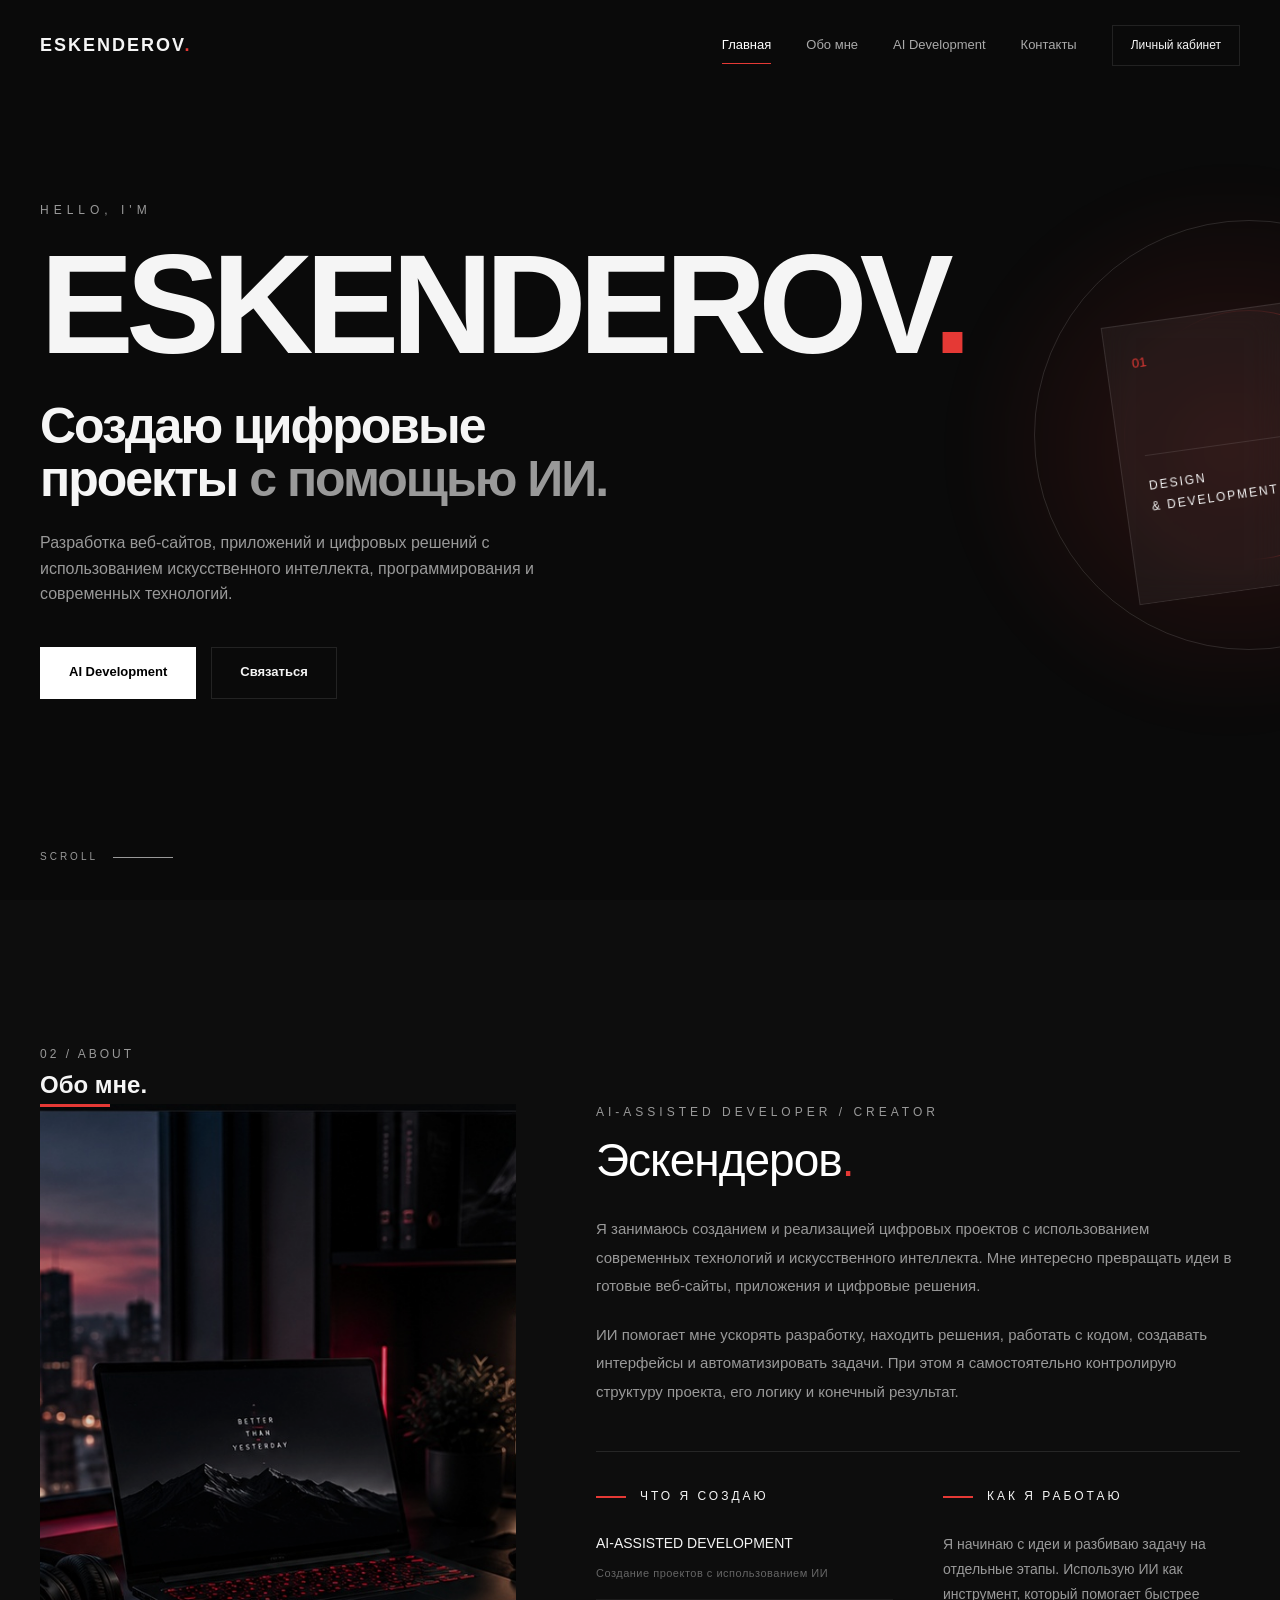
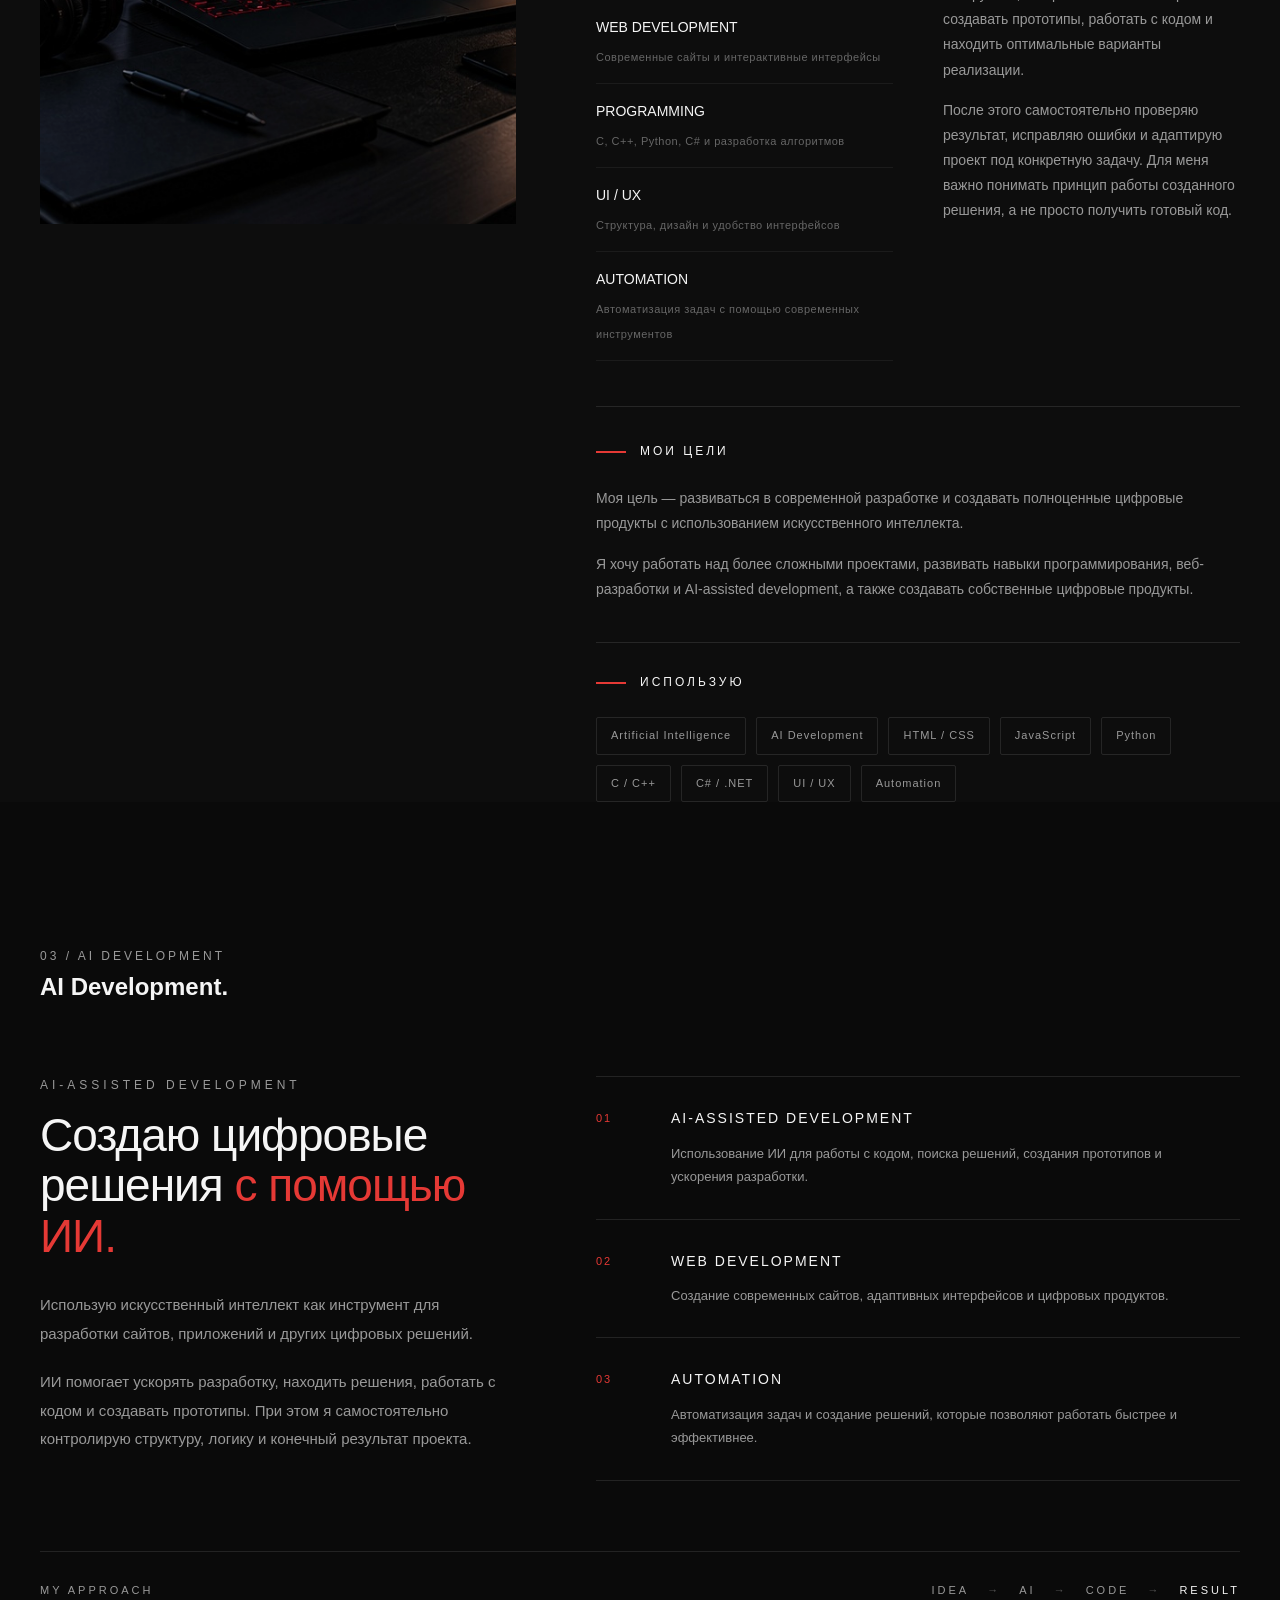
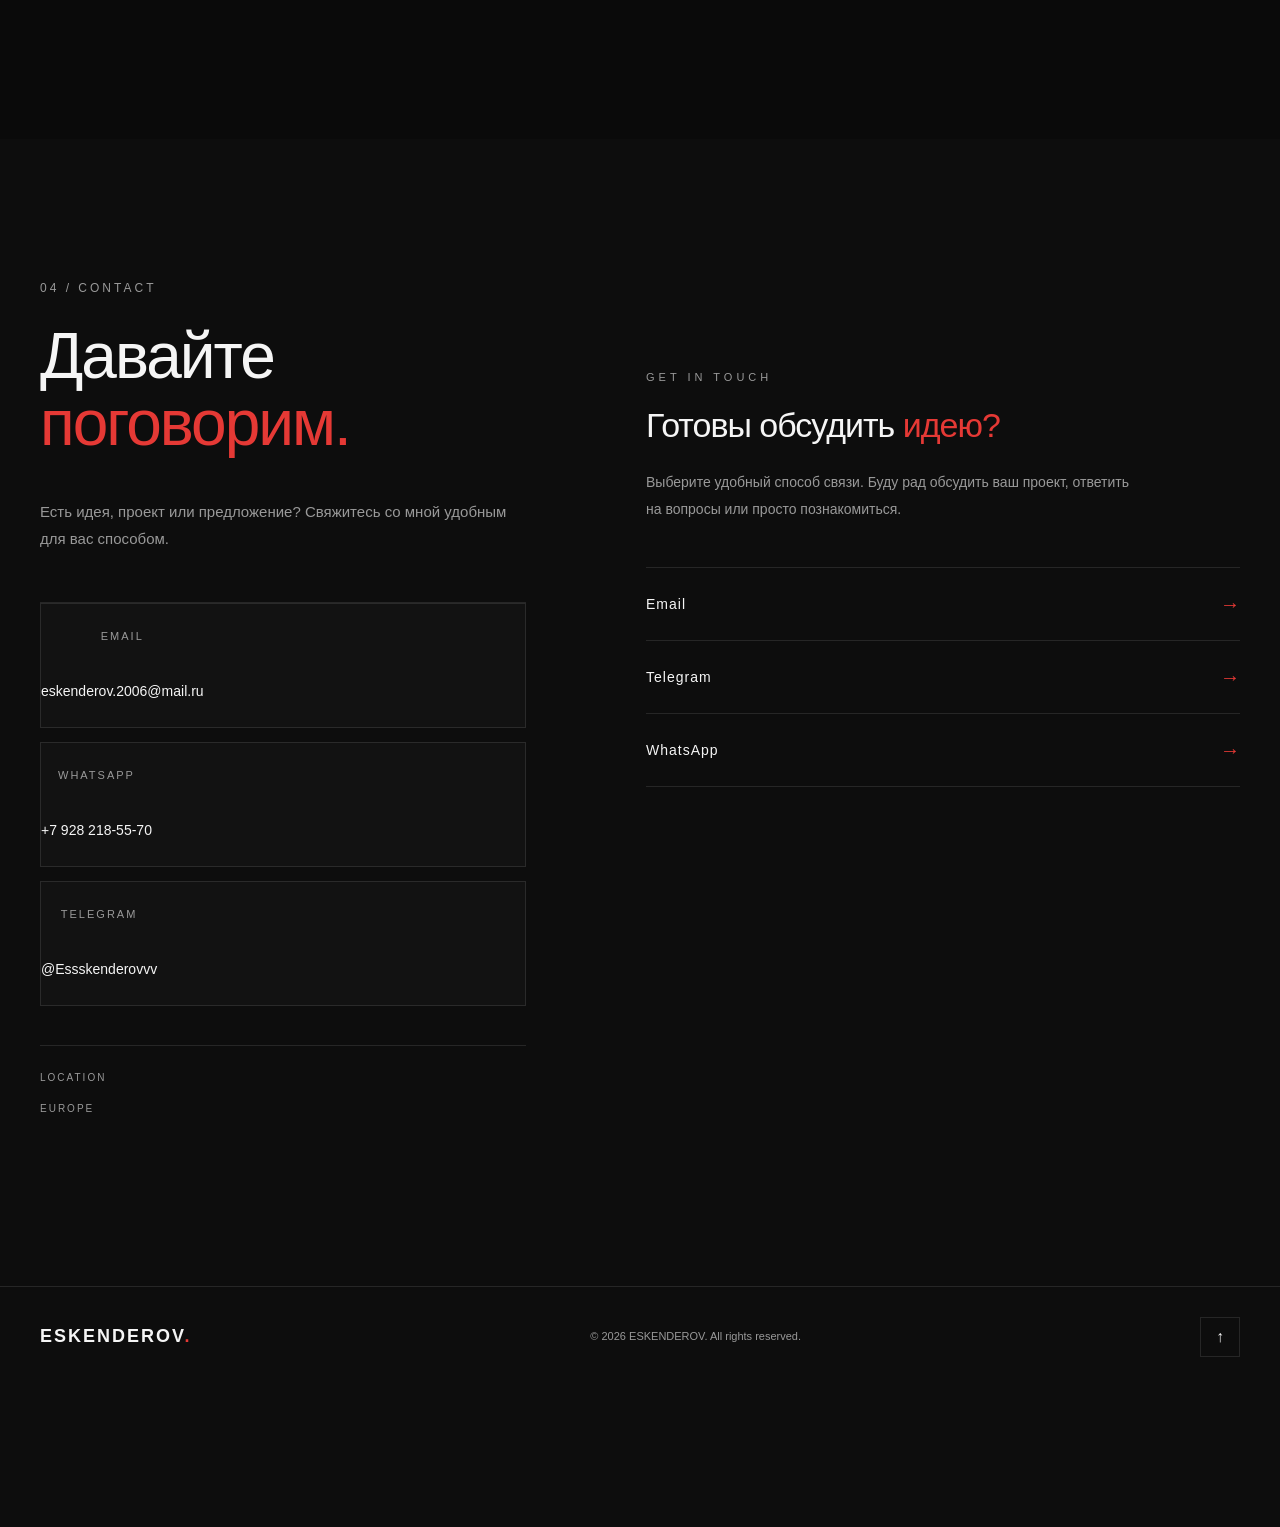
<file: index.html>
<!DOCTYPE html>
<html lang="ru">
<head>
    <meta charset="UTF-8">
    <meta name="viewport" content="width=device-width, initial-scale=1.0">

   <title>ESKENDEROV — AI Development</title>

<meta
    name="description"
    content="ESKENDEROV — персональный сайт разработчика. AI-assisted development, веб-разработка, программирование и создание цифровых решений с использованием искусственного интеллекта."
>

    <link rel="stylesheet" href="style.css">
</head>
        
</body>




    <!-- ================= HEADER ================= -->

    <header class="header" id="header">
        <div class="container header-container">

            <a href="#home" class="logo">
                ESKENDEROV<span>.</span>
            </a>

            <nav class="nav" id="nav">
                <a href="#home" class="nav-link active">Главная</a>
                <a href="#about" class="nav-link">Обо мне</a>
                <a href="#ai-development" class="nav-link">AI Development</a>
                <a href="#contact" class="nav-link">Контакты</a>
                <a href="login.html" class="nav-login">Личный кабинет</a>
            </nav>

            <button class="menu-button" id="menuButton" aria-label="Открыть меню">
                <span></span>
                <span></span>
                <span></span>
            </button>

        </div>
    </header>


    <!-- ================= HERO ================= -->

    <main>

        <section class="hero" id="home">

            <div class="hero-background"></div>

            <div class="container hero-container">

                <div class="hero-content reveal">

                    <p class="hero-small">
                        HELLO, I'M
                    </p>

                    <h1>
                        ESKENDEROV<span>.</span>
                    </h1>

                    <h2>
    Создаю цифровые проекты
    <span>с помощью ИИ.</span>
</h2>

<p class="hero-description">
    Разработка веб-сайтов, приложений и цифровых решений
    с использованием искусственного интеллекта,
    программирования и современных технологий.
</p>


                    <div class="hero-buttons">
                       <a href="#ai-development" class="button button-primary">
    AI Development
</a>

                        <a href="#contact" class="button button-secondary">
                            Связаться
                        </a>
                    </div>

                </div>

                <div class="hero-visual reveal">

                    <div class="circle circle-large"></div>
                    <div class="circle circle-small"></div>

                    <div class="hero-card">
                        <span class="hero-card-number">01</span>

                        <div class="hero-card-line"></div>

                        <p>
                            DESIGN<br>
                            & DEVELOPMENT
                        </p>
                    </div>

                </div>

            </div>

            <a href="#about" class="scroll-down">
                <span>SCROLL</span>
                <div class="scroll-line"></div>
            </a>

        </section>


        <!-- ================= ABOUT ================= -->

       <section class="about section" id="about">
    <div class="container">

        <div class="section-header reveal">
            <span class="section-number">02 / ABOUT</span>
            <h2>Обо мне<span>.</span></h2>
        </div>

        <div class="about-main">

            <!-- ФОТО -->
            <div class="about-photo reveal">
                <img src="about-me-photo.jpg" alt="Рабочее место разработчика">
            </div>

            <!-- ИНФОРМАЦИЯ -->
            <div class="about-content reveal">

<div class="about-intro">
    <p class="about-role">AI-ASSISTED DEVELOPER / CREATOR</p>

    <h3>
        Эскендеров<span>.</span>
    </h3>

    <p>
        Я занимаюсь созданием и реализацией цифровых проектов
        с использованием современных технологий и искусственного
        интеллекта. Мне интересно превращать идеи в готовые
        веб-сайты, приложения и цифровые решения.
    </p>

    <p>
        ИИ помогает мне ускорять разработку, находить решения,
        работать с кодом, создавать интерфейсы и автоматизировать
        задачи. При этом я самостоятельно контролирую структуру
        проекта, его логику и конечный результат.
    </p>
</div>

<div class="about-columns">

    <div class="about-block">

        <div class="about-block-title">
            <span></span>
            Что я создаю
        </div>

        <div class="skill-list">

            <div class="skill-item">
                <strong>AI-ASSISTED DEVELOPMENT</strong>
                <small>Создание проектов с использованием ИИ</small>
            </div>

            <div class="skill-item">
                <strong>WEB DEVELOPMENT</strong>
                <small>Современные сайты и интерактивные интерфейсы</small>
            </div>

            <div class="skill-item">
                <strong>PROGRAMMING</strong>
                <small>C, C++, Python, C# и разработка алгоритмов</small>
            </div>

            <div class="skill-item">
                <strong>UI / UX</strong>
                <small>Структура, дизайн и удобство интерфейсов</small>
            </div>

            <div class="skill-item">
                <strong>AUTOMATION</strong>
                <small>Автоматизация задач с помощью современных инструментов</small>
            </div>

        </div>

    </div>


    <div class="about-block">

        <div class="about-block-title">
            <span></span>
            Как я работаю
        </div>

        <p>
            Я начинаю с идеи и разбиваю задачу на отдельные этапы.
            Использую ИИ как инструмент, который помогает быстрее
            создавать прототипы, работать с кодом и находить
            оптимальные варианты реализации.
        </p>

        <p>
            После этого самостоятельно проверяю результат,
            исправляю ошибки и адаптирую проект под конкретную
            задачу. Для меня важно понимать принцип работы
            созданного решения, а не просто получить готовый код.
        </p>

    </div>

</div>


<div class="about-goal">

    <div class="about-block-title">
        <span></span>
        Мои цели
    </div>

    <p>
        Моя цель — развиваться в современной разработке и создавать
        полноценные цифровые продукты с использованием искусственного
        интеллекта.
    </p>

    <p>
        Я хочу работать над более сложными проектами, развивать
        навыки программирования, веб-разработки и AI-assisted
        development, а также создавать собственные цифровые продукты.
    </p>

</div>


<div class="about-learning">

    <div class="about-block-title">
        <span></span>
        Использую
    </div>

    <div class="learning-tags">
        <span>Artificial Intelligence</span>
        <span>AI Development</span>
        <span>HTML / CSS</span>
        <span>JavaScript</span>
        <span>Python</span>
        <span>C / C++</span>
        <span>C# / .NET</span>
        <span>UI / UX</span>
        <span>Automation</span>
    </div>

</div>

</div>


        </div>

    </div>

      <!-- ================= AI DEVELOPMENT ================= -->

<section class="section ai-development" id="ai-development">

    <div class="container">

        <div class="section-header reveal">
            <span class="section-number">03 / AI DEVELOPMENT</span>
            <h2>AI Development<span>.</span></h2>
        </div>

        <div class="ai-main">

            <div class="ai-intro reveal">

                <p class="ai-role">
                    AI-ASSISTED DEVELOPMENT
                </p>

                <h3>
                    Создаю цифровые решения
                    <span>с помощью ИИ.</span>
                </h3>

                <p>
                    Использую искусственный интеллект как инструмент
                    для разработки сайтов, приложений и других
                    цифровых решений.
                </p>

                <p>
                    ИИ помогает ускорять разработку, находить решения,
                    работать с кодом и создавать прототипы.
                    При этом я самостоятельно контролирую структуру,
                    логику и конечный результат проекта.
                </p>

            </div>

            <div class="ai-list reveal">

                <div class="ai-item">

                    <div class="ai-number">
                        01
                    </div>

                    <div class="ai-item-content">
                        <h3>AI-ASSISTED DEVELOPMENT</h3>

                        <p>
                            Использование ИИ для работы с кодом,
                            поиска решений, создания прототипов
                            и ускорения разработки.
                        </p>
                    </div>

                </div>


                <div class="ai-item">

                    <div class="ai-number">
                        02
                    </div>

                    <div class="ai-item-content">
                        <h3>WEB DEVELOPMENT</h3>

                        <p>
                            Создание современных сайтов,
                            адаптивных интерфейсов и цифровых
                            продуктов.
                        </p>
                    </div>

                </div>


                <div class="ai-item">

                    <div class="ai-number">
                        03
                    </div>

                    <div class="ai-item-content">
                        <h3>AUTOMATION</h3>

                        <p>
                            Автоматизация задач и создание решений,
                            которые позволяют работать быстрее
                            и эффективнее.
                        </p>
                    </div>

                </div>

            </div>

        </div>

        <div class="ai-bottom reveal">

            <span>MY APPROACH</span>

            <div class="ai-flow">
                <span>IDEA</span>
                <i>→</i>
                <span>AI</span>
                <i>→</i>
                <span>CODE</span>
                <i>→</i>
                <strong>RESULT</strong>
            </div>

        </div>

    </div>

</section>


<!-- ================= CONTACT ================= -->

<section class="section contact" id="contact">

    <div class="container">

        <div class="contact-grid">

            <!-- CONTACT INFO -->
            <div class="contact-info reveal">

                <p class="section-number">
                    04 / CONTACT
                </p>

                <h2>
                    Давайте<br>
                    <span>поговорим.</span>
                </h2>

                <p class="contact-description">
                    Есть идея, проект или предложение?
                    Свяжитесь со мной удобным для вас способом.
                </p>

                <div class="contact-details">

                    <!-- EMAIL -->
                    <div class="contact-item">

                        <div class="contact-item-content">

                            <span>Email</span>

                            <a href="mailto:eskenderov.2006@mail.ru">
                                eskenderov.2006@mail.ru
                            </a>

                        </div>

                    </div>


                    <!-- WHATSAPP -->
                    <div class="contact-item">

                        <div class="contact-item-content">

                            <span>WhatsApp</span>

                            <a
                                href="https://wa.me/79282185570"
                                target="_blank"
                                rel="noopener noreferrer"
                            >
                                +7 928 218-55-70
                            </a>

                        </div>

                    </div>


                    <!-- TELEGRAM -->
                    <div class="contact-item">

                        <div class="contact-item-content">

                            <span>Telegram</span>

                            <a
                                href="https://t.me/Essskenderovvv"
                                target="_blank"
                                rel="noopener noreferrer"
                            >
                                @Essskenderovvv
                            </a>

                        </div>

                    </div>


                    <!-- LOCATION -->
                    <div class="contact-location">

                        <span class="location-label">
                            Location
                        </span>

                        <span class="location-value">
                            Europe
                        </span>

                    </div>

                </div>

            </div>


            <!-- CONTACT CTA -->
            <div class="contact-cta reveal">

                <p class="contact-cta-label">
                    GET IN TOUCH
                </p>

                <h3>
                    Готовы обсудить
                    <span>идею?</span>
                </h3>

                <p>
                    Выберите удобный способ связи.
                    Буду рад обсудить ваш проект,
                    ответить на вопросы или просто
                    познакомиться.
                </p>

                <div class="contact-actions">

                    <a
                        href="mailto:eskenderov.2006@mail.ru"
                        class="contact-action"
                    >
                        <span>Email</span>
                        <strong>→</strong>
                    </a>

                    <a
                        href="https://t.me/Essskenderovvv"
                        target="_blank"
                        rel="noopener noreferrer"
                        class="contact-action"
                    >
                        <span>Telegram</span>
                        <strong>→</strong>
                    </a>

                    <a
                        href="https://wa.me/79282185570"
                        target="_blank"
                        rel="noopener noreferrer"
                        class="contact-action"
                    >
                        <span>WhatsApp</span>
                        <strong>→</strong>
                    </a>

                </div>

            </div>

        </div>

    </div>

</section>



    <!-- ================= FOOTER ================= -->

    <footer class="footer">

        <div class="container footer-container">

            <a href="#home" class="logo">
                ESKENDEROV<span>.</span>
            </a>

            <p>
                © <span id="year"></span> ESKENDEROV. All rights reserved.
            </p>

            <a href="#home" class="back-top">
                ↑
            </a>

        </div>

    </footer>


    <script src="script.js"></script>

</body>
</html>
</file>
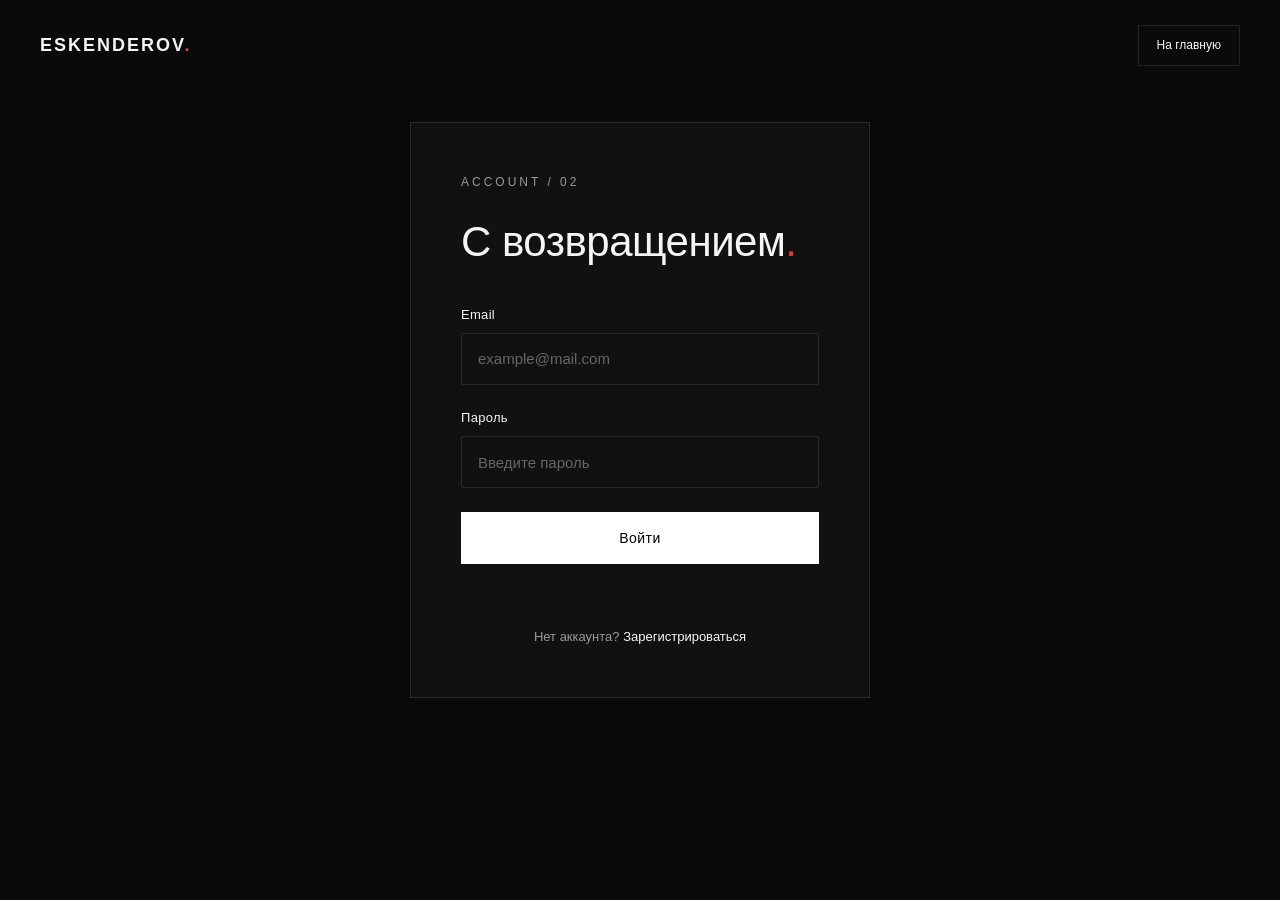
<file: login.html>
<!DOCTYPE html>
<html lang="ru">
<head>
    <meta charset="UTF-8">
    <meta name="viewport" content="width=device-width, initial-scale=1.0">

    <title>Вход — ESKENDEROV</title>

    <link rel="stylesheet" href="style.css">
</head>

<body>

<header class="header">
    <div class="container header-container">

        <a href="index.html" class="logo">
            ESKENDEROV<span>.</span>
        </a>

        <a href="index.html" class="nav-login">
            На главную
        </a>

    </div>
</header>


<main class="auth-page">

    <div class="auth-box">

        <p class="section-number">
            ACCOUNT / 02
        </p>

        <h1>
            С возвращением<span>.</span>
        </h1>

        <form id="loginForm">

            <div class="form-group">

                <label for="loginEmail">
                    Email
                </label>

                <input
                    type="email"
                    id="loginEmail"
                    placeholder="example@mail.com"
                    required
                >

            </div>


            <div class="form-group">

                <label for="loginPassword">
                    Пароль
                </label>

                <input
                    type="password"
                    id="loginPassword"
                    placeholder="Введите пароль"
                    required
                >

            </div>


            <button
                type="submit"
                class="button button-primary auth-button"
            >
                Войти
            </button>

            <p
                id="loginMessage"
                class="auth-message"
            ></p>

        </form>


        <p class="auth-switch">

            Нет аккаунта?

            <a href="register.html">
                Зарегистрироваться
            </a>

        </p>

    </div>

</main>


<script src="script.js"></script>

</body>
</html>
</file>
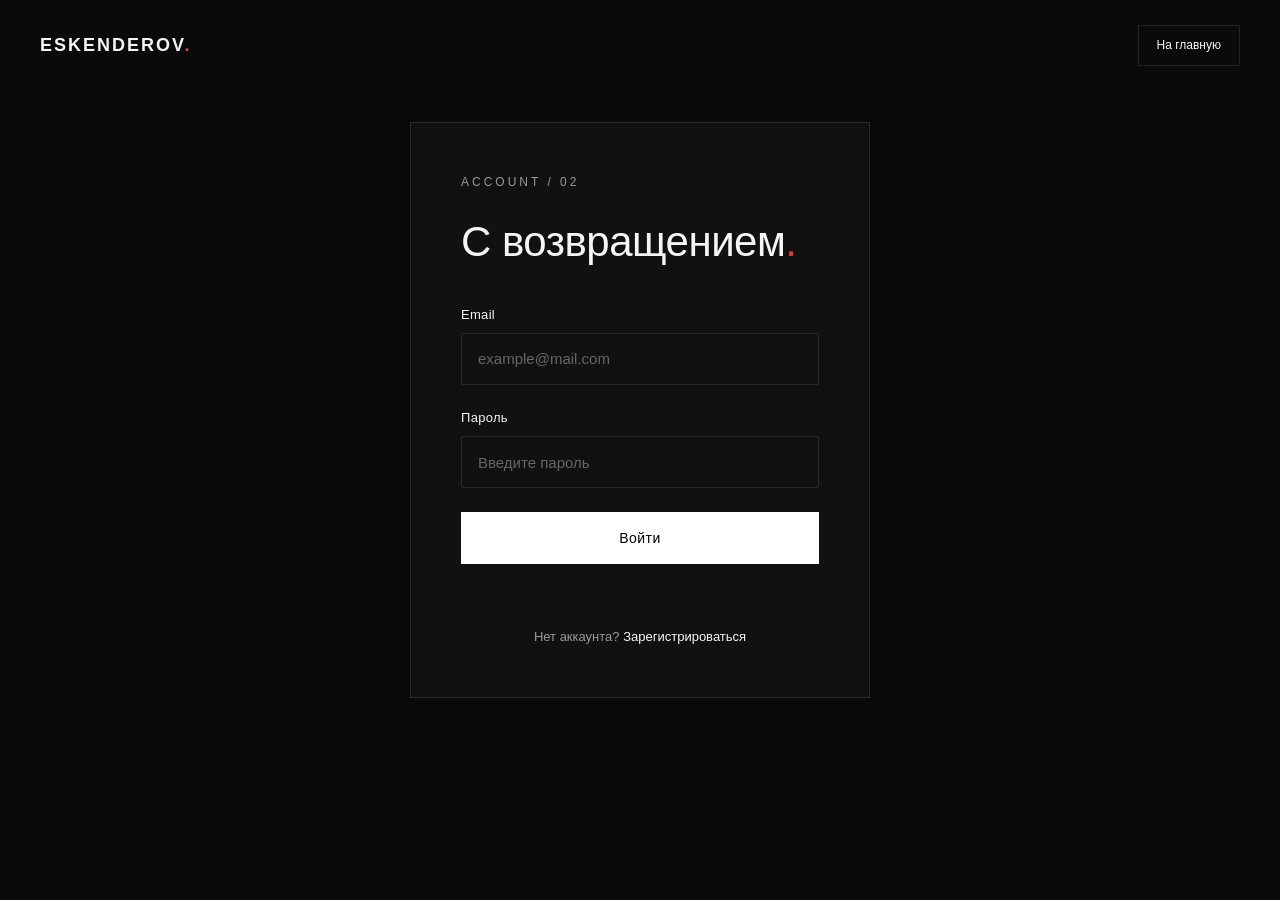
<file: profile.html>
<!DOCTYPE html>
<html lang="ru">
<head>

    <meta charset="UTF-8">

    <meta
        name="viewport"
        content="width=device-width, initial-scale=1.0"
    >

    <title>Личный кабинет — ESKENDEROV</title>

    <link rel="stylesheet" href="style.css">

</head>

<body>


<header class="header">

    <div class="container header-container">

        <a href="index.html" class="logo">
            ESKENDEROV<span>.</span>
        </a>

        <button
            id="logoutButton"
            class="nav-login logout-button"
        >
            Выйти
        </button>

    </div>

</header>


<main class="profile-page">

    <div class="container">

        <div class="profile-header">

            <div>

                <p class="section-number">
                    PERSONAL / ACCOUNT
                </p>

                <h1>
                    Личный<br>
                    <span>кабинет.</span>
                </h1>

            </div>


            <div class="profile-avatar" id="profileAvatar">
                E
            </div>

        </div>


        <div class="profile-grid">


            <div class="profile-card">

                <p class="profile-label">
                    ИНФОРМАЦИЯ
                </p>

                <div class="profile-row">

                    <span>Имя</span>

                    <strong id="profileName">
                        —
                    </strong>

                </div>


                <div class="profile-row">

                    <span>Email</span>

                    <strong id="profileEmail">
                        —
                    </strong>

                </div>


                <div class="profile-row">

                    <span>Статус</span>

                    <strong class="status">
                        Активен
                    </strong>

                </div>

            </div>


            <div class="profile-card">

                <p class="profile-label">
                    БЫСТРЫЕ ДЕЙСТВИЯ
                </p>

                <a
                    href="index.html#projects"
                    class="profile-action"
                >
                    Посмотреть проекты
                    <span>→</span>
                </a>

                <a
                    href="index.html#contact"
                    class="profile-action"
                >
                    Связаться со мной
                    <span>→</span>
                </a>

                <button
                    id="deleteAccount"
                    class="profile-action danger"
                >
                    Удалить аккаунт
                    <span>×</span>
                </button>

            </div>

        </div>

    </div>

</main>


<script src="script.js"></script>

</body>
</html>
</file>
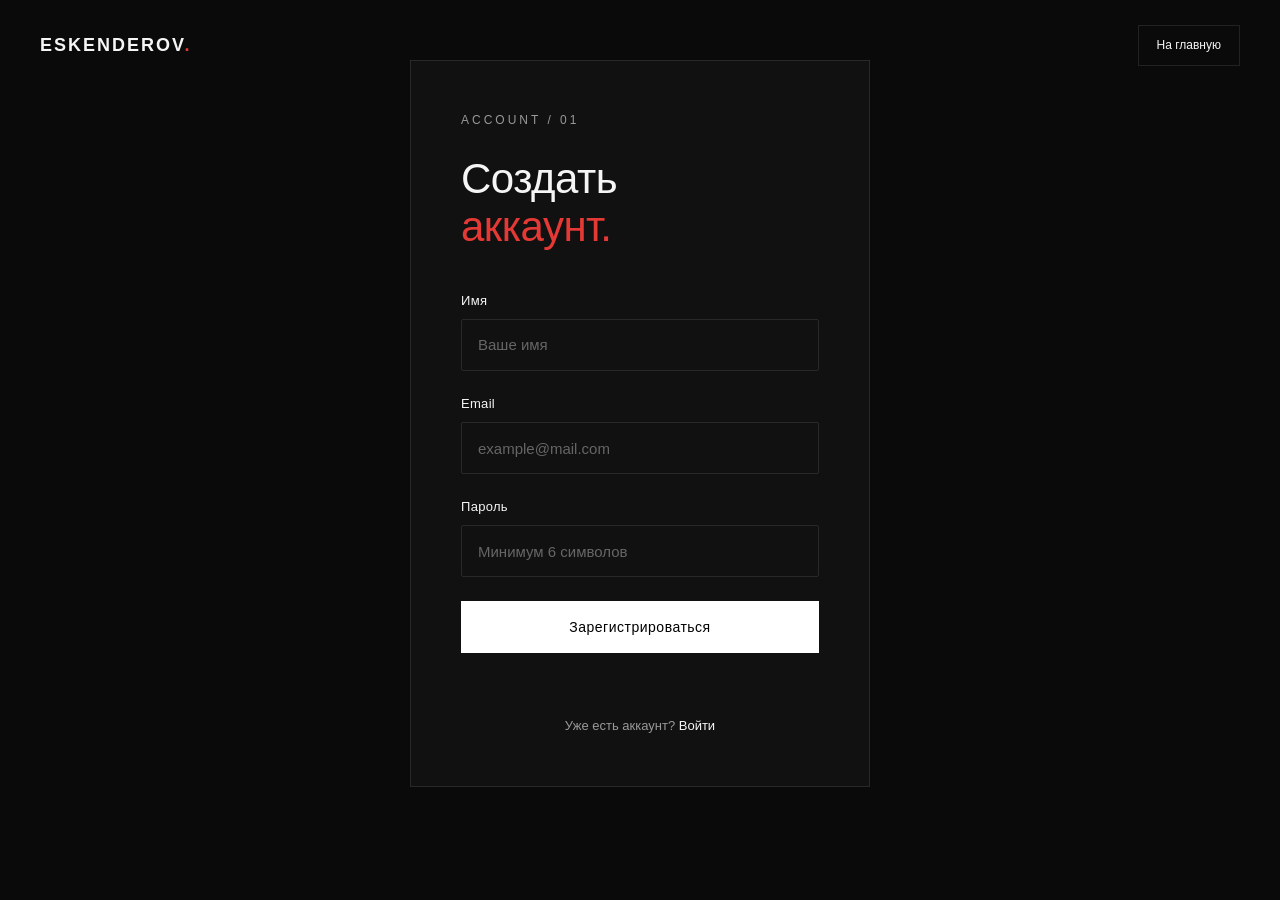
<file: register.html>
<!DOCTYPE html>
<html lang="ru">
<head>
    <meta charset="UTF-8">
    <meta name="viewport" content="width=device-width, initial-scale=1.0">
    <title>Регистрация — ESKENDEROV</title>
    <link rel="stylesheet" href="style.css">
</head>

<body>

<header class="header">
    <div class="container header-container">
        <a href="index.html" class="logo">
            ESKENDEROV<span>.</span>
        </a>

        <a href="index.html" class="nav-login">
            На главную
        </a>
    </div>
</header>

<main class="auth-page">

    <div class="auth-box">

        <p class="section-number">ACCOUNT / 01</p>

        <h1>Создать<br><span>аккаунт.</span></h1>

        <form id="registerForm">

            <div class="form-group">
                <label for="registerName">Имя</label>
                <input
                    type="text"
                    id="registerName"
                    placeholder="Ваше имя"
                    required
                >
            </div>

            <div class="form-group">
                <label for="registerEmail">Email</label>
                <input
                    type="email"
                    id="registerEmail"
                    placeholder="example@mail.com"
                    required
                >
            </div>

            <div class="form-group">
                <label for="registerPassword">Пароль</label>
                <input
                    type="password"
                    id="registerPassword"
                    placeholder="Минимум 6 символов"
                    minlength="6"
                    required
                >
            </div>

            <button type="submit" class="button button-primary auth-button">
                Зарегистрироваться
            </button>

            <p id="registerMessage" class="auth-message"></p>

        </form>

        <p class="auth-switch">
            Уже есть аккаунт?
            <a href="login.html">Войти</a>
        </p>

    </div>

</main>

<script src="script.js"></script>

</body>
</html>
</file>
<file: style.css>
/* =====================================================
   RESET
===================================================== */

* {
    margin: 0;
    padding: 0;
    box-sizing: border-box;
}

html {
    scroll-behavior: smooth;
}

body {
    font-family: Arial, Helvetica, sans-serif;
    background: #0a0a0a;
    color: #f5f5f5;
    line-height: 1.6;
    overflow-x: hidden;
}

a {
    color: inherit;
    text-decoration: none;
}

button,
input,
textarea {
    font: inherit;
}


/* =====================================================
   VARIABLES
===================================================== */

:root {
    --bg: #0a0a0a;
    --bg-light: #111111;
    --white: #f5f5f5;
    --gray: #999999;
    --dark-gray: #1d1d1d;
    --red: #e53935;
    --border: rgba(255, 255, 255, 0.1);
    --container: 1200px;
}


/* =====================================================
   COMMON
===================================================== */

.container {
    width: min(var(--container), calc(100% - 80px));
    margin: 0 auto;
}

.section {
    padding: 140px 0;
}

.section-heading {
    margin-bottom: 80px;
}

.section-number {
    color: var(--gray);
    font-size: 12px;
    letter-spacing: 3px;
    margin-bottom: 25px;
}

.section-heading h2,
.contact-info h2 {
    font-size: clamp(48px, 7vw, 90px);
    line-height: 0.95;
    font-weight: 700;
    letter-spacing: -4px;
}

.section-heading h2 span,
.contact-info h2 span {
    color: var(--gray);
}


/* =====================================================
   HEADER
===================================================== */

.header {
    position: fixed;
    top: 0;
    left: 0;
    width: 100%;
    z-index: 1000;
    padding: 25px 0;
    transition: 0.4s ease;
}

.header.scrolled {
    background: rgba(10, 10, 10, 0.9);
    backdrop-filter: blur(15px);
    padding: 17px 0;
    border-bottom: 1px solid var(--border);
}

.header-container {
    display: flex;
    align-items: center;
    justify-content: space-between;
}

.logo {
    font-size: 18px;
    font-weight: 800;
    letter-spacing: 2px;
}

.logo span {
    color: var(--red);
}

.nav {
    display: flex;
    align-items: center;
    gap: 35px;
}

.nav-link {
    position: relative;
    color: #aaa;
    font-size: 13px;
    transition: 0.3s;
}

.nav-link:hover,
.nav-link.active {
    color: white;
}

.nav-link::after {
    content: "";
    position: absolute;
    left: 0;
    bottom: -8px;
    width: 0;
    height: 1px;
    background: var(--red);
    transition: 0.3s;
}

.nav-link:hover::after,
.nav-link.active::after {
    width: 100%;
}

.nav-login {
    padding: 10px 18px;
    border: 1px solid var(--border);
    font-size: 12px;
    transition: 0.3s;
}

.nav-login:hover {
    background: white;
    color: black;
}

.menu-button {
    display: none;
    border: 0;
    background: transparent;
    cursor: pointer;
}

.menu-button span {
    display: block;
    width: 25px;
    height: 2px;
    background: white;
    margin: 5px;
}


/* =====================================================
   HERO
===================================================== */

.hero {
    min-height: 100vh;
    position: relative;
    display: flex;
    align-items: center;
    overflow: hidden;
}

.hero-background {
    position: absolute;
    width: 600px;
    height: 600px;
    border-radius: 50%;
    right: -250px;
    top: 50%;
    transform: translateY(-50%);
    background: radial-gradient(
        circle,
        rgba(229, 57, 53, 0.15),
        transparent 65%
    );
    filter: blur(20px);
}

.hero-container {
    display: grid;
    grid-template-columns: 1.2fr 0.8fr;
    align-items: center;
    gap: 50px;
}

.hero-small {
    font-size: 12px;
    letter-spacing: 5px;
    color: var(--gray);
    margin-bottom: 25px;
}

.hero h1 {
    font-size: clamp(65px, 11vw, 150px);
    line-height: 0.85;
    letter-spacing: -8px;
    margin-bottom: 35px;
}

.hero h1 span {
    color: var(--red);
}

.hero h2 {
    max-width: 650px;
    font-size: clamp(28px, 4vw, 50px);
    line-height: 1.05;
    letter-spacing: -2px;
    margin-bottom: 25px;
}

.hero h2 span {
    color: var(--gray);
}

.hero-description {
    max-width: 550px;
    color: var(--gray);
    font-size: 16px;
    margin-bottom: 40px;
}

.hero-buttons {
    display: flex;
    gap: 15px;
    flex-wrap: wrap;
}

.button {
    display: inline-flex;
    align-items: center;
    justify-content: center;
    gap: 25px;
    min-height: 52px;
    padding: 0 28px;
    border: 1px solid transparent;
    cursor: pointer;
    transition: 0.3s;
    font-size: 13px;
    font-weight: 600;
}

.button-primary {
    background: white;
    color: black;
}

.button-primary:hover {
    background: var(--red);
    color: white;
    transform: translateY(-3px);
}

.button-secondary {
    border-color: var(--border);
}

.button-secondary:hover {
    background: white;
    color: black;
}


/* HERO VISUAL */

.hero-visual {
    position: relative;
    height: 500px;
}

.circle {
    position: absolute;
    border-radius: 50%;
    border: 1px solid rgba(255, 255, 255, 0.12);
}

.circle-large {
    width: 430px;
    height: 430px;
    top: 20px;
    left: 20px;
    animation: rotate 20s linear infinite;
}

.circle-small {
    width: 250px;
    height: 250px;
    top: 110px;
    left: 110px;
    border-color: rgba(229, 57, 53, 0.4);
    animation: rotateReverse 12s linear infinite;
}

.hero-card {
    position: absolute;
    width: 240px;
    height: 280px;
    top: 110px;
    left: 105px;
    padding: 25px;
    background: rgba(255, 255, 255, 0.04);
    backdrop-filter: blur(15px);
    border: 1px solid var(--border);
    transform: rotate(-8deg);
    transition: 0.5s;
}

.hero-card:hover {
    transform: rotate(0deg) scale(1.03);
}

.hero-card-number {
    color: var(--red);
    font-size: 13px;
}

.hero-card-line {
    height: 1px;
    width: 100%;
    background: var(--border);
    margin: 80px 0 20px;
}

.hero-card p {
    font-size: 12px;
    letter-spacing: 2px;
    line-height: 1.8;
}

.scroll-down {
    position: absolute;
    left: 40px;
    bottom: 35px;
    display: flex;
    align-items: center;
    gap: 15px;
    color: var(--gray);
    font-size: 10px;
    letter-spacing: 3px;
}

.scroll-line {
    width: 60px;
    height: 1px;
    background: var(--gray);
}


/* =====================================================
   ABOUT
===================================================== */

.about {
    background: #0d0d0d;
}

.about-grid {
    display: grid;
    grid-template-columns: 0.9fr 1.1fr;
    gap: 100px;
    align-items: center;
}

.about-image {
    position: relative;
    max-width: 450px;
}

.image-placeholder {
    height: 550px;
    background:
        linear-gradient(
            135deg,
            #222,
            #101010
        );
    display: flex;
    align-items: center;
    justify-content: center;
    border: 1px solid var(--border);
}

.image-placeholder span {
    font-size: 25px;
    letter-spacing: 8px;
    color: #444;
    text-align: center;
    line-height: 1.5;
}

.image-decoration {
    position: absolute;
    width: 100%;
    height: 100%;
    border: 1px solid var(--red);
    left: 20px;
    top: 20px;
    z-index: -1;
}

.about-intro {
    font-size: 25px !important;
    line-height: 1.4;
    color: white !important;
    margin-bottom: 30px;
}

.about-content > p {
    color: var(--gray);
    font-size: 16px;
    margin-bottom: 50px;
}

.skills {
    display: flex;
    flex-direction: column;
    gap: 25px;
}

.skill-header {
    display: flex;
    justify-content: space-between;
    font-size: 12px;
    margin-bottom: 10px;
    color: #ccc;
}

.skill-header span:last-child {
    color: var(--gray);
}

.skill-bar {
    height: 2px;
    background: #2a2a2a;
    overflow: hidden;
}

.skill-progress {
    height: 100%;
    width: 0;
    background: var(--red);
    transition: width 1.5s ease;
}

.about.visible .skill-progress {
    width: var(--progress);
}


/* =====================================================
   PROJECTS
===================================================== */

.projects-grid {
    display: grid;
    grid-template-columns: repeat(2, 1fr);
    gap: 70px 30px;
}

.project-card {
    border-bottom: 1px solid var(--border);
    padding-bottom: 35px;
}

.project-image {
    height: 400px;
    margin-bottom: 30px;
    position: relative;
    overflow: hidden;
    display: flex;
    align-items: flex-end;
    justify-content: flex-end;
    padding: 25px;
    border: 1px solid var(--border);
    transition: 0.5s;
}

.project-image span {
    font-size: 80px;
    font-weight: 800;
    color: rgba(255, 255, 255, 0.08);
    transition: 0.5s;
}

.project-card:hover .project-image {
    transform: scale(0.98);
}

.project-card:hover .project-image span {
    color: rgba(229, 57, 53, 0.5);
    transform: translate(-10px, -10px);
}

.project-image-1 {
    background:
        linear-gradient(
            135deg,
            #1d1d1d,
            #090909
        );
}

.project-image-2 {
    background:
        linear-gradient(
            45deg,
            #181818,
            #252525
        );
}

.project-image-3 {
    background:
        linear-gradient(
            135deg,
            #252525,
            #101010
        );
}

.project-image-4 {
    background:
        linear-gradient(
            45deg,
            #111,
            #292929
        );
}

.project-category {
    font-size: 10px;
    letter-spacing: 3px;
    color: var(--red);
    margin-bottom: 12px;
}

.project-info h3 {
    font-size: 28px;
    margin-bottom: 12px;
}

.project-info > p:not(.project-category) {
    color: var(--gray);
    max-width: 500px;
    margin-bottom: 20px;
}

.project-link {
    font-size: 13px;
    transition: 0.3s;
}

.project-link:hover {
    color: var(--red);
}


/* =====================================================
   CONTACT
===================================================== */

.contact {
    background: #0d0d0d;
}

.contact-grid {
    display: grid;
    grid-template-columns: 1fr 1fr;
    gap: 120px;
}

.contact-description {
    max-width: 450px;
    color: var(--gray);
    margin: 40px 0;
}

.contact-details {
    display: flex;
    flex-direction: column;
    gap: 25px;
}

.contact-details span {
    display: block;
    color: var(--gray);
    font-size: 11px;
    letter-spacing: 2px;
    margin-bottom: 5px;
}

.contact-details a {
    transition: 0.3s;
}

.contact-details a:hover {
    color: var(--red);
}


/* FORM */

.form-group label {
    font-size: 11px;
    color: var(--gray);
    letter-spacing: 2px;
}

.form-group input,
.form-group textarea {
    width: 100%;
    border: 0;
    border-bottom: 1px solid var(--border);
    background: transparent;
    color: white;
    padding: 12px 0;
    outline: none;
    resize: vertical;
    transition: 0.3s;
}

.form-group input:focus,
.form-group textarea:focus {
    border-color: var(--red);
}

.form-group input::placeholder,
.form-group textarea::placeholder {
    color: #444;
}



/* =====================================================
   FOOTER
===================================================== */

.footer {
    border-top: 1px solid var(--border);
    padding: 30px 0;
}

.footer-container {
    display: flex;
    justify-content: space-between;
    align-items: center;
}

.footer p {
    color: var(--gray);
    font-size: 11px;
}

.back-top {
    width: 40px;
    height: 40px;
    border: 1px solid var(--border);
    display: flex;
    align-items: center;
    justify-content: center;
    transition: 0.3s;
}

.back-top:hover {
    background: white;
    color: black;
}


/* =====================================================
   ANIMATIONS
===================================================== */

.reveal {
    opacity: 0;
    transform: translateY(40px);
    transition:
        opacity 0.8s ease,
        transform 0.8s ease;
}

.reveal.visible {
    opacity: 1;
    transform: translateY(0);
}

@keyframes rotate {
    from {
        transform: rotate(0deg);
    }

    to {
        transform: rotate(360deg);
    }
}

@keyframes rotateReverse {
    from {
        transform: rotate(360deg);
    }

    to {
        transform: rotate(0deg);
    }
}


/* =====================================================
   RESPONSIVE
===================================================== */

@media (max-width: 900px) {

    .container {
        width: min(var(--container), calc(100% - 40px));
    }

    .nav {
        position: fixed;
        top: 0;
        right: -100%;
        width: 280px;
        height: 100vh;
        background: #111;
        flex-direction: column;
        justify-content: center;
        gap: 30px;
        transition: 0.4s;
        border-left: 1px solid var(--border);
    }

    .nav.open {
        right: 0;
    }

    .menu-button {
        display: block;
        position: relative;
        z-index: 1001;
    }

    .hero-container {
        grid-template-columns: 1fr;
    }

    .hero-visual {
        display: none;
    }

    .about-grid {
        grid-template-columns: 1fr;
        gap: 70px;
    }

    .about-image {
        max-width: 400px;
    }

    .contact-grid {
        grid-template-columns: 1fr;
        gap: 70px;
    }

    .projects-grid {
        gap: 50px 20px;
    }
}


@media (max-width: 600px) {

    .section {
        padding: 90px 0;
    }

    .section-heading {
        margin-bottom: 50px;
    }

    .section-heading h2,
    .contact-info h2 {
        letter-spacing: -2px;
    }

    .hero h1 {
        font-size: 55px;
        letter-spacing: -4px;
    }

    .hero h2 {
        font-size: 30px;
    }

    .hero-description {
        font-size: 14px;
    }

    .scroll-down {
        left: 20px;
    }

    .projects-grid {
        grid-template-columns: 1fr;
    }

    .project-image {
        height: 300px;
    }

    .image-placeholder {
        height: 400px;
    }

    .footer-container {
        flex-direction: column;
        gap: 20px;
    }
}
/* =====================================================
   AUTH PAGES
===================================================== */

.auth-page {
    min-height: 100vh;
    display: flex;
    align-items: center;
    justify-content: center;
    padding: 120px 20px 60px;
}

.auth-box {
    width: min(500px, 100%);
    padding: 50px;
    background: #111;
    border: 1px solid var(--border);
    animation: authAppear 0.8s ease forwards;
}

.auth-box h1 {
    font-size: clamp(45px, 7vw, 70px);
    line-height: 0.95;
    letter-spacing: -3px;
    margin-bottom: 50px;
}

.auth-box h1 span {
    color: var(--red);
}

.auth-button {
    width: 100%;
    margin-top: 10px;
}

.auth-message {
    min-height: 20px;
    margin-top: 20px;
    font-size: 13px;
    color: var(--red);
}

.auth-switch {
    margin-top: 30px;
    color: var(--gray);
    font-size: 13px;
    text-align: center;
}

.auth-switch a {
    color: white;
    transition: 0.3s;
}

.auth-switch a:hover {
    color: var(--red);
}

@keyframes authAppear {

    from {
        opacity: 0;
        transform: translateY(30px);
    }

    to {
        opacity: 1;
        transform: translateY(0);
    }

}


/* =====================================================
   PROFILE
===================================================== */

.profile-page {
    min-height: 100vh;
    padding: 150px 0 100px;
}

.profile-header {
    display: flex;
    align-items: center;
    justify-content: space-between;
    margin-bottom: 80px;
}

.profile-header h1 {
    font-size: clamp(55px, 8vw, 100px);
    line-height: 0.9;
    letter-spacing: -5px;
}

.profile-header h1 span {
    color: var(--gray);
}

.profile-avatar {
    width: 150px;
    height: 150px;
    border-radius: 50%;
    border: 1px solid var(--red);
    display: flex;
    align-items: center;
    justify-content: center;
    font-size: 60px;
    font-weight: 700;
    color: var(--red);
}

.profile-grid {
    display: grid;
    grid-template-columns: 1fr 1fr;
    gap: 30px;
}

.profile-card {
    background: #111;
    border: 1px solid var(--border);
    padding: 40px;
}

.profile-label {
    font-size: 11px;
    letter-spacing: 3px;
    color: var(--gray);
    margin-bottom: 35px;
}

.profile-row {
    display: flex;
    justify-content: space-between;
    gap: 20px;
    padding: 20px 0;
    border-bottom: 1px solid var(--border);
}

.profile-row span {
    color: var(--gray);
}

.status {
    color: #7ee787;
}

.profile-action {
    width: 100%;
    padding: 20px 0;
    display: flex;
    justify-content: space-between;
    border: 0;
    border-bottom: 1px solid var(--border);
    background: transparent;
    color: white;
    text-align: left;
    cursor: pointer;
    transition: 0.3s;
}

.profile-action:hover {
    color: var(--red);
    padding-left: 10px;
}

.profile-action.danger {
    color: #e53935;
}

.logout-button {
    background: transparent;
    color: white;
    cursor: pointer;
}


/* =====================================================
   MOBILE AUTH / PROFILE
===================================================== */

@media (max-width: 700px) {

    .auth-box {
        padding: 30px 25px;
    }

    .profile-header {
        align-items: flex-start;
        gap: 30px;
    }

    .profile-avatar {
        width: 90px;
        height: 90px;
        font-size: 35px;
        flex-shrink: 0;
    }

    .profile-header h1 {
        letter-spacing: -3px;
    }

    .profile-grid {
        grid-template-columns: 1fr;
    }

    .profile-card {
        padding: 25px;
    }

    .profile-row {
        flex-direction: column;
        gap: 5px;
    }

}
/* =====================================================
   CONTACT DETAILS
===================================================== */

.contact-details {
    display: flex;
    flex-direction: column;
    gap: 14px;
    margin-top: 45px;
    max-width: 500px;
}


/* CONTACT CARD */

.contact-item {
    display: flex;
    align-items: center;
    gap: 18px;
    padding: 18px 20px;
    border: 1px solid var(--border);
    background: rgba(255, 255, 255, 0.02);
    transition: 0.35s ease;
}

.contact-item:hover {
    border-color: rgba(229, 57, 53, 0.5);
    background: rgba(229, 57, 53, 0.04);
    transform: translateX(6px);

}


/* TEXT */

.contact-item-content {
    display: flex;
    flex-direction: column;
    gap: 3px;
}

.contact-item-content span,
.contact-location span {
    color: var(--gray);
    font-size: 10px;
    letter-spacing: 2px;
    text-transform: uppercase;
}

.contact-item-content a {
    font-size: 15px;
    color: white;
    transition: 0.3s ease;
}

.contact-item-content a:hover {
    color: var(--red);
}


/* LOCATION */

.contact-location {
    margin-top: 25px;
    padding: 22px 20px 0;

    border-top: 1px solid var(--border);

    display: flex;
    align-items: center;
    justify-content: space-between;
}

.contact-location p {
    color: white;
    font-size: 14px;
    margin: 0;
}


/* MOBILE */

@media (max-width: 600px) {

    .contact-details {
        margin-top: 35px;
    }

    .contact-item {
        padding: 16px;
    }

    .contact-location {
        padding-top: 20px;
    }

}
.contact-location {
    margin-top: 25px;
    padding-top: 25px;
    border-top: 1px solid var(--border);
    display: flex;
    flex-direction: column;
    gap: 8px;
}

.location-label {
    font-size: 12px;
    color: var(--gray);
    text-transform: uppercase;
    letter-spacing: 3px;
}

.location-value {
    font-family: "Helvetica Neue", Arial, sans-serif;
    font-size: 20px;
    font-weight: 300;
    letter-spacing: 5px;
    color: var(--white);
    text-transform: uppercase;
}
/* =========================
   LOGIN — выравнивание текста
========================= */

.auth-page {
    min-height: calc(100vh - 80px);
    display: flex;
    align-items: center;
    justify-content: center;
    padding: 60px 20px;
    box-sizing: border-box;
}

.auth-box {
    width: 100%;
    max-width: 460px;
    box-sizing: border-box;
}

.auth-box h1 {
    margin: 12px 0 40px;
    font-size: 42px;
    font-weight: 400;
    line-height: 1.15;
    letter-spacing: -0.5px;
}

.auth-box h1 span {
    color: var(--red);
}

.form-group {
    margin-bottom: 24px;
}

.form-group label {
    display: block;
    margin-bottom: 9px;
    font-size: 13px;
    font-weight: 400;
    line-height: 1.4;
    letter-spacing: 0.3px;
    color: var(--white);
}

.form-group input {
    display: block;
    width: 100%;
    height: 52px;
    padding: 0 16px;
    box-sizing: border-box;

    font-family: inherit;
    font-size: 15px;
    font-weight: 400;
    line-height: normal;

    color: var(--white);
    background: transparent;
    border: 1px solid var(--border);
    border-radius: 2px;
    outline: none;

    transition: border-color 0.3s ease;
}

.form-group input::placeholder {
    color: #666;
    opacity: 1;
}

.form-group input:focus {
    border-color: rgba(255, 255, 255, 0.5);
}

.auth-button {
    display: flex;
    align-items: center;
    justify-content: center;

    width: 100%;
    height: 52px;
    margin-top: 8px;

    padding: 0;

    font-family: inherit;
    font-size: 14px;
    font-weight: 500;
    line-height: 1;
    letter-spacing: 0.5px;

    box-sizing: border-box;
}

.auth-switch {
    margin-top: 28px;
    text-align: center;

    font-size: 13px;
    line-height: 1.5;
    color: var(--gray);
}

.auth-switch a {
    color: var(--white);
    text-decoration: none;
    transition: color 0.3s ease;
}

.auth-switch a:hover {
    color: var(--red);
}

.auth-message {
    margin-top: 15px;
    text-align: center;
    font-size: 13px;
    line-height: 1.5;
}

/* На маленьком экране */
@media (max-width: 600px) {
    .auth-page {
        padding: 40px 20px;
    }

    .auth-box h1 {
        font-size: 34px;
    }
}
/* =========================
   ABOUT — NEW DESIGN
========================= */

.about-main {
    display: grid;
    grid-template-columns: 0.85fr 1.15fr;
    gap: 80px;
    align-items: start;
}

/* PHOTO */

.about-photo {
    position: relative;
    overflow: hidden;
    background: var(--bg-light);
}

.about-photo::before {
    content: "";
    position: absolute;
    top: 0;
    left: 0;
    width: 70px;
    height: 3px;
    background: var(--red);
    z-index: 2;
}

.about-photo img {
    display: block;
    width: 100%;
    height: 720px;
    object-fit: cover;
    filter: brightness(0.85);
    transition: transform 0.6s ease, filter 0.6s ease;
}

.about-photo:hover img {
    transform: scale(1.03);
    filter: brightness(1);
}

/* INTRO */

.about-role {
    margin-bottom: 14px;
    color: var(--gray);
    font-size: 12px;
    letter-spacing: 4px;
    text-transform: uppercase;
}

.about-intro h3 {
    margin: 0 0 30px;
    font-size: 46px;
    font-weight: 400;
    line-height: 1.1;
    letter-spacing: -1px;
}

.about-intro h3 span {
    color: var(--red);
}

.about-intro p:not(.about-role) {
    max-width: 700px;
    margin-bottom: 20px;
    color: var(--gray);
    font-size: 15px;
    line-height: 1.9;
}

/* COLUMNS */

.about-columns {
    display: grid;
    grid-template-columns: 1fr 1fr;
    gap: 50px;
    margin-top: 45px;
    padding-top: 35px;
    border-top: 1px solid var(--border);
}

.about-block-title {
    display: flex;
    align-items: center;
    gap: 14px;

    margin-bottom: 25px;

    color: var(--white);
    font-size: 12px;
    font-weight: 500;
    letter-spacing: 3px;
    text-transform: uppercase;
}

.about-block-title span {
    display: block;
    width: 30px;
    height: 2px;
    background: var(--red);
}

/* SKILLS */

.skill-list {
    display: flex;
    flex-direction: column;
    gap: 16px;
}

.skill-item {
    padding-bottom: 14px;
    border-bottom: 1px solid rgba(255, 255, 255, 0.06);
}

.skill-item strong {
    display: block;
    margin-bottom: 5px;
    color: var(--white);
    font-size: 14px;
    font-weight: 400;
}

.skill-item small {
    color: #666;
    font-size: 11px;
    letter-spacing: 0.5px;
}

/* WORK STYLE */

.about-block > p,
.about-goal p {
    margin-bottom: 15px;
    color: var(--gray);
    font-size: 14px;
    line-height: 1.8;
}

/* GOALS */

.about-goal {
    margin-top: 45px;
    padding-top: 35px;
    border-top: 1px solid var(--border);
}

/* LEARNING */

.about-learning {
    margin-top: 40px;
    padding-top: 30px;
    border-top: 1px solid var(--border);
}

.learning-tags {
    display: flex;
    flex-wrap: wrap;
    gap: 10px;
}

.learning-tags span {
    padding: 9px 14px;

    border: 1px solid var(--border);
    border-radius: 2px;

    color: var(--gray);
    font-size: 11px;
    letter-spacing: 1px;

    transition: 0.3s ease;
}

.learning-tags span:hover {
    color: var(--white);
    border-color: var(--red);
}

/* MOBILE */

@media (max-width: 900px) {

    .about-main {
        grid-template-columns: 1fr;
        gap: 45px;
    }

    .about-photo img {
        height: 500px;
    }

    .about-columns {
        grid-template-columns: 1fr;
        gap: 40px;
    }

    .about-intro h3 {
        font-size: 38px;
    }
}

@media (max-width: 600px) {

    .about-photo img {
        height: 400px;
    }

    .about-intro h3 {
        font-size: 32px;
    }

    .about-intro p:not(.about-role) {
        font-size: 14px;
    }
}
/* ================= PROJECT IMAGES ================= */

.project-image {
    position: relative;
    width: 100%;
    height: 360px;
    overflow: hidden;
    background: #111;
}

.project-image img {
    display: block;
    width: 100%;
    height: 100%;
    object-fit: cover;
    transition: transform 0.6s ease, filter 0.6s ease;
}

.project-card:hover .project-image img {
    transform: scale(1.04);
    filter: brightness(1.05);
}

.project-image > span {
    position: absolute;
    top: 20px;
    right: 20px;
    z-index: 2;
    color: #fff;
    font-size: 12px;
    letter-spacing: 2px;
}

/* затемнение фотографии */
.project-image::after {
    content: "";
    position: absolute;
    inset: 0;
    background: linear-gradient(
        to bottom,
        rgba(0, 0, 0, 0.15),
        rgba(0, 0, 0, 0.45)
    );
    pointer-events: none;
}

/* номер поверх затемнения */
.project-image > span {
    z-index: 3;
}

@media (max-width: 600px) {
    .project-image {
        height: 280px;
    }
}
/* =====================================================
   AI DEVELOPMENT
===================================================== */

.ai-development {
    background: #0a0a0a;
}

.ai-main {
    display: grid;
    grid-template-columns: 0.85fr 1.15fr;
    gap: 80px;
    margin-top: 70px;
}

.ai-intro {
    max-width: 520px;
}

.ai-role {
    margin-bottom: 14px;
    color: var(--gray);
    font-size: 12px;
    letter-spacing: 4px;
    text-transform: uppercase;
}

.ai-intro h3 {
    margin: 0 0 30px;
    font-size: 46px;
    font-weight: 400;
    line-height: 1.1;
    letter-spacing: -1px;
}

.ai-intro h3 span {
    color: var(--red);
}

.ai-intro p:not(.ai-role) {
    max-width: 650px;
    margin-bottom: 20px;
    color: var(--gray);
    font-size: 15px;
    line-height: 1.9;
}

.ai-list {
    border-top: 1px solid var(--border);
}

.ai-item {
    display: grid;
    grid-template-columns: 50px 1fr;
    gap: 25px;
    padding: 30px 0;
    border-bottom: 1px solid var(--border);
}

.ai-number {
    padding-top: 3px;
    color: var(--red);
    font-size: 11px;
    letter-spacing: 2px;
}

.ai-item-content h3 {
    margin: 0 0 12px;
    color: var(--white);
    font-size: 14px;
    font-weight: 400;
    letter-spacing: 2px;
}

.ai-item-content p {
    max-width: 550px;
    margin: 0;
    color: var(--gray);
    font-size: 13px;
    line-height: 1.8;
}

.ai-bottom {
    display: flex;
    align-items: center;
    justify-content: space-between;
    gap: 40px;

    margin-top: 70px;
    padding-top: 30px;

    border-top: 1px solid var(--border);

    color: var(--gray);
    font-size: 11px;
    letter-spacing: 3px;
}

.ai-flow {
    display: flex;
    align-items: center;
    gap: 18px;
}

.ai-flow i {
    color: #555;
    font-style: normal;
}

.ai-flow strong {
    color: var(--white);
    font-weight: 400;
}


/* =========================
   AI MOBILE
========================= */

@media (max-width: 900px) {

    .ai-main {
        grid-template-columns: 1fr;
        gap: 60px;
    }

    .ai-intro {
        max-width: 700px;
    }

    .ai-bottom {
        align-items: flex-start;
        flex-direction: column;
        gap: 25px;
    }

}


@media (max-width: 600px) {

    .ai-main {
        margin-top: 50px;
    }

    .ai-intro h3 {
        font-size: 32px;
    }

    .ai-intro p:not(.ai-role) {
        font-size: 14px;
    }

    .ai-item {
        grid-template-columns: 40px 1fr;
        gap: 15px;
        padding: 25px 0;
    }

    .ai-item-content h3 {
        font-size: 13px;
        line-height: 1.5;
    }

    .ai-flow {
        flex-wrap: wrap;
        gap: 12px;
        line-height: 1.8;
    }

}

/* =====================================================
   CONTACT
===================================================== */

.contact {
    background: #0d0d0d;
}

.contact-grid {
    display: grid;
    grid-template-columns: 0.9fr 1.1fr;
    gap: 120px;
    align-items: start;
}


/* -----------------------------------------------------
   LEFT SIDE
----------------------------------------------------- */

.contact-info {
    max-width: 560px;
}

.contact-info h2 {
    margin: 25px 0 30px;
    font-size: 64px;
    font-weight: 400;
    line-height: 1.05;
    letter-spacing: -2px;
}

.contact-info h2 span {
    color: var(--red);
}

.contact-description {
    max-width: 500px;
    margin-bottom: 50px;
    color: var(--gray);
    font-size: 15px;
    line-height: 1.8;
}


/* -----------------------------------------------------
   CONTACT DETAILS
----------------------------------------------------- */

.contact-details {
    border-top: 1px solid var(--border);
}

.contact-item {
    padding: 24px 0;
    border-bottom: 1px solid var(--border);
}

.contact-item-content {
    display: flex;
    align-items: center;
    justify-content: space-between;
    gap: 30px;
}

.contact-item-content span,
.location-label {
    color: var(--gray);
    font-size: 11px;
    letter-spacing: 2px;
    text-transform: uppercase;
}

.contact-item-content a {
    color: var(--white);
    font-size: 14px;
    text-decoration: none;
    transition: color 0.3s ease;
}

.contact-item-content a:hover {
    color: var(--red);
}

.contact-location {
    display: flex;
    align-items: center;
    justify-content: space-between;
    padding: 24px 0;
}

.location-value {
    color: var(--white);
    font-size: 14px;
}


/* -----------------------------------------------------
   RIGHT SIDE
----------------------------------------------------- */

.contact-cta {
    padding-top: 90px;
    max-width: 620px;
}

.contact-cta-label {
    margin-bottom: 20px;
    color: var(--gray);
    font-size: 11px;
    letter-spacing: 4px;
    text-transform: uppercase;
}

.contact-cta h3 {
    margin: 0 0 25px;
    color: var(--white);
    font-size: 46px;
    font-weight: 400;
    line-height: 1.1;
    letter-spacing: -1px;
}

.contact-cta h3 span {
    color: var(--red);
}

.contact-cta > p:not(.contact-cta-label) {
    max-width: 500px;
    margin-bottom: 45px;
    color: var(--gray);
    font-size: 14px;
    line-height: 1.9;
}


/* -----------------------------------------------------
   CONTACT ACTIONS
----------------------------------------------------- */

.contact-actions {
    border-top: 1px solid var(--border);
}

.contact-action {
    display: flex;
    align-items: center;
    justify-content: space-between;

    padding: 22px 0;

    border-bottom: 1px solid var(--border);

    color: var(--white);
    text-decoration: none;

    transition:
        padding-left 0.3s ease,
        color 0.3s ease;
}

.contact-action span {
    font-size: 14px;
    letter-spacing: 1px;
}

.contact-action strong {
    color: var(--red);
    font-size: 20px;
    font-weight: 400;

    transition: transform 0.3s ease;
}

.contact-action:hover {
    padding-left: 12px;
    color: var(--red);
}

.contact-action:hover strong {
    transform: translateX(6px);
}


/* -----------------------------------------------------
   REMOVE OLD FORM STYLES
----------------------------------------------------- */

/*
   Старые стили .contact-form,
   .form-group, .form-button,
   .form-message и т.д. больше
   не используются, потому что форма
   отправки сообщения удалена из HTML.
*/


/* =====================================================
   RESPONSIVE
===================================================== */

@media (max-width: 900px) {

    .contact-grid {
        grid-template-columns: 1fr;
        gap: 70px;
    }

    .contact-cta {
        padding-top: 0;
        max-width: 700px;
    }

}


@media (max-width: 600px) {

    .contact-info h2 {
        font-size: 44px;
        letter-spacing: -1px;
    }

    .contact-description {
        margin-bottom: 40px;
        font-size: 14px;
    }

   .contact-item {
    display: flex;
    align-items: center;
    justify-content: center;

    min-height: 155px;

    padding: 30px;

    border-bottom: 1px solid var(--border);
}
.contact-item-content {
    display: flex;
    flex-direction: column;
    align-items: center;
    justify-content: center;

    gap: 18px;

    width: 100%;

    text-align: center;
}

.contact-item-content span {
    display: block;

    width: 100%;

    color: var(--gray);
    font-size: 11px;
    letter-spacing: 3px;
    text-transform: uppercase;

    text-align: center;
}

.contact-item-content a {
    display: block;

    width: 100%;

    color: var(--white);
    font-size: 15px;
    font-weight: 400;

    text-decoration: none;

    text-align: center;

    transition: color 0.3s ease;
}

.contact-item-content a:hover {
    color: var(--red);
}


    }

    .contact-location {
        align-items: flex-start;
        flex-direction: column;
        gap: 10px;
    }

    .contact-cta h3 {
        font-size: 34px;
    }

    .contact-cta > p:not(.contact-cta-label) {
        font-size: 14px;
    }

    .contact-action {
        padding: 20px 0;
    }

}
</file>
